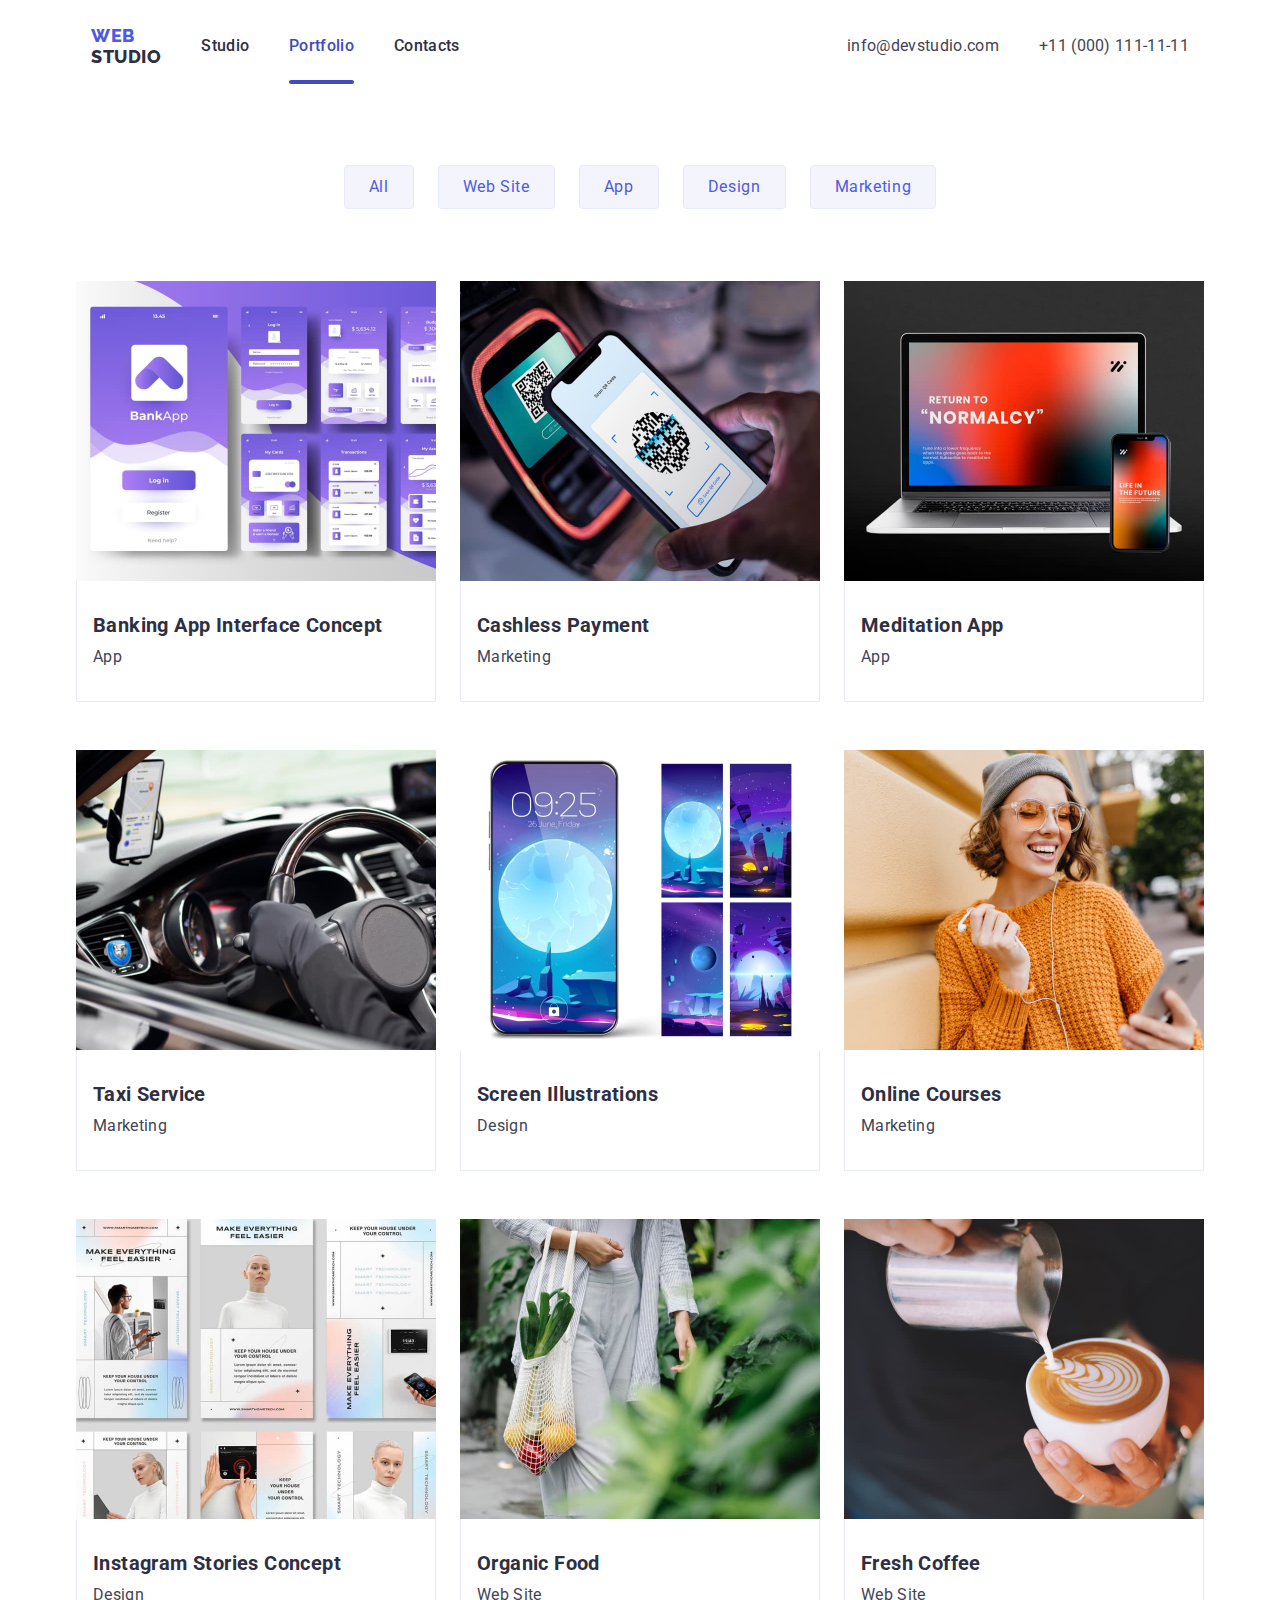
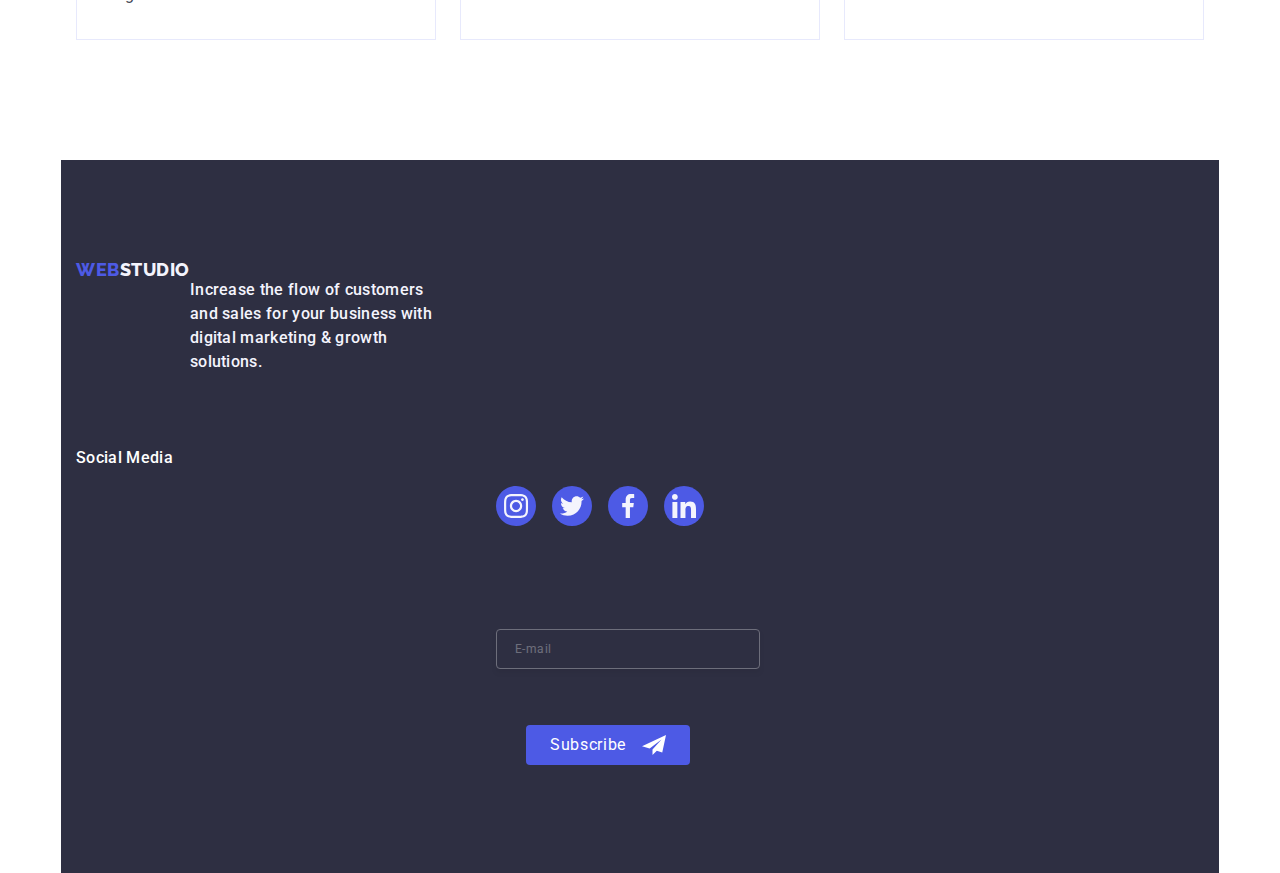
<file: portfolio.html>
<!DOCTYPE html>
<html lang="en">
  <head>
    <meta charset="UTF-8" />
    <meta name="Homework One" content="goit-markup-hw-01" />
    <title>Studio</title>
    <link rel="stylesheet" href="./css/modern-normalize.min.css" />
    <link rel="stylesheet" href="./css/styles.css" />
    <link rel="preconnect" href="https://fonts.googleapis.com" />
    <link rel="preconnect" href="https://fonts.gstatic.com" crossorigin />
    <link
      href="https://fonts.googleapis.com/css2?family=Raleway:wght@800&family=Roboto:wght@400;500;700;900&display=swap"
      rel="stylesheet"
    />
  </head>
  <body>
    <header class="container allignement">
      <div class="container header-box">
        <a href="./index.html" class="main-link"
          ><span class="main-link-bottom web-txt">WEB</span>STUDIO</a
        >
        <nav class="nav-margin">
          <ul class="navigation-row">
            <li>
              <a href="index.html" class="onsite-navi">Studio</a>
            </li>
            <li class="active">
              <a href="portfolio.html" class="onsite-navi current">Portfolio</a>
            </li>
            <li>
              <a href="contacts.html" class="onsite-navi">Contacts</a>
            </li>
          </ul>
        </nav>
        <address class="adress-margin">
          <ul class="adress-box">
            <li>
              <a href="mailto:info@devstudio.com" class="contactinfo">
                info@devstudio.com</a
              >
            </li>
            <li>
              <a href="tel:+110001111111" class="contactinfo"
                >+11 (000) 111-11-11</a
              >
            </li>
          </ul>
        </address>
      </div>
    </header>
    <main>
      <section>
        <div class="container">
          <h1 class="visually-hidden">Portfolio</h1>
          <ul class="filters">
            <li><button type="button" class="filter">All</button></li>
            <li><button type="button" class="filter">Web Site</button></li>
            <li><button type="button" class="filter">App</button></li>
            <li><button type="button" class="filter">Design</button></li>
            <li><button type="button" class="filter">Marketing</button></li>
          </ul>
          <ul class="portfolio-cards">
            <li class="portfolio-cards-style">
              <figure class="card-image-wrapper">
                <img
                  src="images/banking-app-interface.jpg"
                  alt="Banking App Interface Concept Image"
                  width="360"
                  height="300"
                />
                <figcaption class="portfolio-card-image">
                  14 Stylish and User-Friendly App Design Concepts · Task
                  Manager App · Calorie Tracker App · Exotic Fruit Ecommerce App
                  · Cloud Storage App
                </figcaption>
              </figure>
              <div class="card-content-portfolio project-card">
                <h3 class="card-content-portfolio-title">
                  Banking App Interface Concept
                </h3>
                <p class="card-content-portfolio-description">App</p>
              </div>
            </li>
            <li class="portfolio-cards-style">
              <figure class="card-image-wrapper">
                <img
                  src="images/cashless-payment.jpg"
                  alt="smartphone near terminal using Cashless Payment App"
                  width="360"
                  height="300"
                />
                <figcaption class="portfolio-card-image">
                  14 Stylish and User-Friendly App Design Concepts · Task
                  Manager App · Calorie Tracker App · Exotic Fruit Ecommerce App
                  · Cloud Storage App
                </figcaption>
              </figure>
              <div class="card-content-portfolio project-card">
                <h3 class="card-content-portfolio-title">Cashless Payment</h3>
                <p class="card-content-portfolio-description">Marketing</p>
              </div>
            </li>
            <li class="portfolio-cards-style">
              <figure class="card-image-wrapper">
                <img
                  src="images/meditation-app.jpg"
                  alt="Computer and phone showing the same App"
                  width="360"
                  height="300"
                />
                <figcaption class="portfolio-card-image">
                  14 Stylish and User-Friendly App Design Concepts · Task
                  Manager App · Calorie Tracker App · Exotic Fruit Ecommerce App
                  · Cloud Storage App
                </figcaption>
              </figure>
              <div class="card-content-portfolio project-card">
                <h3 class="card-content-portfolio-title">Meditation App</h3>
                <p class="card-content-portfolio-description">App</p>
              </div>
            </li>
            <li class="portfolio-cards-style">
              <figure class="card-image-wrapper">
                <img
                  src="images/taxi-service.jpg"
                  alt="car interior with taxi app on smartphone attached to front window"
                  width="360"
                  height="300"
                />
                <figcaption class="portfolio-card-image">
                  14 Stylish and User-Friendly App Design Concepts · Task
                  Manager App · Calorie Tracker App · Exotic Fruit Ecommerce App
                  · Cloud Storage App
                </figcaption>
              </figure>
              <div class="card-content-portfolio project-card">
                <h3 class="card-content-portfolio-title">Taxi Service</h3>
                <p class="card-content-portfolio-description">Marketing</p>
              </div>
            </li>
            <li class="portfolio-cards-style">
              <figure class="card-image-wrapper">
                <img
                  src="images/screen-app.jpg"
                  alt="smartphone with different moon walpapers on it"
                  width="360"
                  height="300"
                />
                <figcaption class="portfolio-card-image">
                  14 Stylish and User-Friendly App Design Concepts · Task
                  Manager App · Calorie Tracker App · Exotic Fruit Ecommerce App
                  · Cloud Storage App
                </figcaption>
              </figure>
              <div class="card-content-portfolio project-card">
                <h3 class="card-content-portfolio-title">
                  Screen Illustrations
                </h3>
                <p class="card-content-portfolio-description">Design</p>
              </div>
            </li>
            <li class="portfolio-cards-style">
              <figure class="card-image-wrapper">
                <img
                  src="images/online-courses.jpg"
                  alt="woman in glasses smiling and looking at smartphone"
                  width="360"
                  height="300"
                />
                <figcaption class="portfolio-card-image">
                  14 Stylish and User-Friendly App Design Concepts · Task
                  Manager App · Calorie Tracker App · Exotic Fruit Ecommerce App
                  · Cloud Storage App
                </figcaption>
              </figure>
              <div class="card-content-portfolio project-card">
                <h3 class="card-content-portfolio-title">Online Courses</h3>
                <p class="card-content-portfolio-description">Marketing</p>
              </div>
            </li>
            <li class="portfolio-cards-style">
              <figure class="card-image-wrapper">
                <img
                  src="images/insta-stories.jpg"
                  alt="Few concepts of instagram stories telling about smart home devices"
                  width="360"
                  height="300"
                />
                <figcaption class="portfolio-card-image">
                  14 Stylish and User-Friendly App Design Concepts · Task
                  Manager App · Calorie Tracker App · Exotic Fruit Ecommerce App
                  · Cloud Storage App
                </figcaption>
              </figure>
              <div class="card-content-portfolio project-card">
                <h3 class="card-content-portfolio-title">
                  Instagram Stories Concept
                </h3>
                <p class="card-content-portfolio-description">Design</p>
              </div>
            </li>
            <li class="portfolio-cards-style">
              <figure class="card-image-wrapper">
                <img
                  src="images/Organic-food.jpg"
                  alt="Woman in white outfit carries bag with fruits and vegetables "
                  width="360"
                  height="300"
                />
                <figcaption class="portfolio-card-image">
                  14 Stylish and User-Friendly App Design Concepts · Task
                  Manager App · Calorie Tracker App · Exotic Fruit Ecommerce App
                  · Cloud Storage App
                </figcaption>
              </figure>
              <div class="card-content-portfolio project-card">
                <h3 class="card-content-portfolio-title">Organic Food</h3>
                <p class="card-content-portfolio-description">Web Site</p>
              </div>
            </li>
            <li class="portfolio-cards-style">
              <figure class="card-image-wrapper">
                <img
                  src="images/coffee.jpg"
                  alt="man making a coffee with fancy milk pattern"
                  width="360"
                  height="300"
                />
                <figcaption class="portfolio-card-image">
                  14 Stylish and User-Friendly App Design Concepts · Task
                  Manager App · Calorie Tracker App · Exotic Fruit Ecommerce App
                  · Cloud Storage App
                </figcaption>
              </figure>
              <div class="card-content-portfolio project-card">
                <h3 class="card-content-portfolio-title">Fresh Coffee</h3>
                <p class="card-content-portfolio-description">Web Site</p>
              </div>
            </li>
          </ul>
        </div>
      </section>
    </main>
    <footer class="container background-dark-bottom">
      <div class="footer-box-text">
        <a href="./index.html" class="main-link-bottom">
          <span class="main-link-bottom web-txt">WEB</span>STUDIO</a
        >
        <p class="site-descrip">
          Increase the flow of customers and sales for your business with
          digital marketing & growth solutions.
        </p>
      </div>
      <div class="footer-box-social">
        <p class="footer-socials">Social Media</p>
        <ul class="svg-bottom-row">
          <li>
            <a href="#0">
              <svg class="bg-footer-svg" width="40" height="40">
                <use href="./images/icons.svg#icon-InstagramF"></use></svg
            ></a>
          </li>
          <li>
            <a href="#0">
              <svg class="bg-footer-svg" width="40" height="40">
                <use href="./images/icons.svg#icon-TwitterF"></use></svg
            ></a>
          </li>
          <li>
            <a href="#0">
              <svg class="bg-footer-svg" width="40" height="40">
                <use href="./images/icons.svg#icon-FacebookF"></use></svg
            ></a>
          </li>
          <li>
            <a href="#0">
              <svg class="bg-footer-svg" width="40" height="40">
                <use href="./images/icons.svg#icon-LinkedF"></use></svg
            ></a>
          </li>
        </ul>
      </div>
      <div class="newsletter-box">
        <form>
          <p class="newsletter-text">Subscribe</p>
          <label for="newsletter-email" class="newsletter-email-label">
            <input
              class="newsletter-email-input"
              type="email"
              name="email"
              id="newsletter-email"
              placeholder="E-mail"
            />
            <button type="submit" class="footer-button">
              Subscribe
              <svg
                class="footer-subscribe-button-arrow"
                width="24px"
                height="24px"
              >
                <use href="./images/icons.svg#icon-sendarrow"></use>
              </svg>
            </button>
          </label>
        </form>
      </div>
    </footer>
  </body>
</html>
</file>
<file: css/styles.css>
:root {
--navyblue: #2E2F42;
--navybluemodal: rgba(46, 47, 66, 0.40);
--cloud: #F4F4FD;
--iris: #4D5AE5;
--slate: #434455;
--light-slate: #8E8F99;
--ocean: #404BBF;
--cornflower: #E7E9FC;
--white: #fff;
--dairy: #FCFCFC;
--green: #31d0aa;
--main-font: Roboto, sans-serif;
--tr-function: cubic-bezier(0.4, 0, 0.2, 1);
--tr-duration: 250ms;
}
body {
    color: var(--navyblue);
    background-color: #fff;
    font-family: 'Roboto';
    font-style: normal;
    font-weight: 500;
    font-size: 16px;
    line-height: 1.5;
    letter-spacing: 0.32px;
    margin: 0;
    padding: 0;
}
@media (min-width:319px){
    body {
            overflow-x: hidden;
    }
}

h1,
h2,
h3,
h4,
h5,
h6,
p {
margin: 0;
}

img {
    display: block;
    max-width: 100%;
    height: auto;
}
button {
    cursor: pointer;
    max-width: 100%;
    height: auto;
}

ul,
ol {
    list-style: none;
    margin: 0;
    padding: 0;
}
a {
    text-decoration: none;
}



.visually-hidden {
    position: absolute;
    width: 1px;
    height: 1px;
    margin: -1px;
    border: 0;
    padding: 0;

    white-space: nowrap;
    clip-path: inset(100%);
    clip: rect(0 0 0 0);
    overflow: hidden;
}

.container {
    max-width: 428px;
    padding-left: 15px;
    padding-right: 15px;
    margin-left: auto;
    margin-right: auto;
    overflow: hidden;
}

@media (min-width: 768px) {
    .container {
        max-width: 768px;
    }
}

@media (min-width: 1200px) {
    .container {
        max-width: 1158px;
    }
}
.section {
    padding-top: 96px;
    padding-bottom: 96px;
}

@media (min-width: 1200px) {
    .section {
        padding-top: 120px;
        padding-bottom: 120px;
    }
}
/*----------------header----------------*/


.border-header {
    border-bottom: 1px solid var(--cornflower);
}


.header-box {
    display: flex;
    align-items: center;
    justify-content: space-between;
}
.main-link-top {
    color: var(--cloud);
    font-family: Raleway;
    font-size: 18px;
    font-weight: 800;
    line-height: 1.16;
    letter-spacing: 0.54px;
    text-transform: uppercase;
}
.web-txt-top {
    color: var(--iris);
    font-family: Raleway;
    font-size: 18px;
    font-weight: 800;
    line-height: 1.16;
    letter-spacing: 0.54px;
    text-transform: uppercase;
}
.nav-margin {
    display: flex;
    gap: 80px;
    margin-right: auto;
}
.navigation-row {
    display: flex;
    align-items: center;
    gap: 40px;
}
@media (max-width: 767px) {
    .navigation-row {
        display: none;
    }
}

.main-link {
    color: var(--navyblue, #2E2F42);
    font-family: Raleway;
    font-size: 18px;
    font-weight: 800;
    line-height: 1.17;
    letter-spacing: 0.54px;
    text-transform: uppercase;
    margin: 25.5px 40px 25.5px 0;
}

.onsite-navi {
    position: relative;
    color: var(--navyblue);
    
}
.onsite-navi:hover,
.onsite-navi:focus,
.onsite-navi:active {
    outline: none;
    color: var(--ocean);
    transition: var(--tr-duration) var(--tr-function);
}
.active .current{
    position: relative;
    color: var(--ocean);
}

.active .current::after {
    content: '';
    position: absolute;
    bottom: -29px;
    left: 0;
    width: 100%;
    height: 4px;
    background-color: var(--ocean);
    border-radius: 2px;
}
.adress-box {
    display: flex;
    gap: 40px;
}
@media (max-width: 767px) {
    .adress-box {
        display:none;
}}


.contactinfo {
    color: var(--slate, #434455);
    font-weight: 400;
    font-style: normal;
}
.contactinfo:hover,
.contactinfo:focus {
    outline: none;
    color: var(--ocean);
    font-weight: 400;
    transition: var(--tr-duration) var(--tr-function);    
}
@media (min-width: 768px) and (max-width: 1199px) {
.adress-box{
    flex-direction: column;
    gap: 12px;
    
}
.contactinfo {
    font-style: normal;
    color: var(--text);
    font-size: 12px;
    line-height: 1.16;
    letter-spacing: 0.48px;
}}
.menu-toggle {
    display: flex;
    margin-right: 8px;
    background: none;
    border: none;
}

@media (min-width: 768px) {
    .menu-toggle {
        display: none;
    }
}

.hamburger-icon {
    max-width: 32px;
    max-height: 32px;
    display: flex;
    align-items: center;
    justify-content: center;
    stroke: var(--navyblue);
    stroke-width: 2px;
}

.menu-toggle {
    min-height: 24px;
    min-width: 24px;
    display: flex;
    align-items: center;
    justify-content: center;

    margin: 0;
    padding: 0;
    background-color: transparent;
    cursor: pointer;
    border: none;
    border-radius: 50%;
    outline: none;
}

@media (min-width: 768px) {
    .menu-toggle {
        display: none;
    }
}

.menu-toggle:hover,
.menu-toggle:focus {
    background-color: rgba(0, 0, 0, 0.1);
}

.menu-container {
    position: fixed;
    top: 0;
    left: 0;
    width: 100vw;
    height: 100vh;
    padding-left: 40px;
    background-color: var(--white);
    z-index: 999;
    visibility: hidden;
    transform: translateX(100%);
    transition: transform 250ms var(--tr-duration) var(--tr-function);
}

.menu-container.is-open {
    transform: translateX(0);
    visibility: visible;
}

.menu-container .menu-toggle {
    position: absolute;
    top: 24px;
    right: 24px;
    color: #fff;
    background-color: var(--cornflower);
    fill: var(--navyblue);
    border: 1px solid rgba(0, 0, 0, 0.1);
}

.mobile-menu-wrapper {
    display: flex;
    height: 100%;
    flex-direction: column;
    justify-content: space-between;
}

.mobile-menu {
    padding: 0;
    margin-top: 80px;
    list-style: none;
}

.mobile-menu .link {
    display: block;
    text-decoration: none;
    font-size: 36px;
    font-weight: 700;
    line-height: 1.111;
    letter-spacing: 0.72px;
    color: var(--navyblue);
    margin-bottom: 40px;
}

.mobile-menu .mobile-active {
    color: var(--ocean);
}

.mobile-tel {
    display: block;
    font-size: 36px;
    font-weight: 700;
    line-height: 1.111;
    letter-spacing: 0.72px;
    color: var(--iris);
    margin-bottom: 40px;
}

.mobile-mail {
    font-size: 20px;
    font-weight: 500;
    line-height: 1.2;
    letter-spacing: 0.4px;
    color: var(--slate);
}

.mobile-social-icons {
    display: flex;
    max-width: 328px;
    margin-top: 48px;
    margin-bottom: 40px;
    justify-content: space-between;
}

.social-icon-mobile {
    display: flex;
    width: 40px;
    height: 40px;
    border-radius: 50%;
    align-items: center;
    justify-content: center;
    background-color: var(--iris);
    transition: background-color var(--tr-duration) var(--tr-function);
}
/*



/*------------------main INDEX------------------*/



.hero-image {
    background: linear-gradient(rgba(46, 47, 66, 0.7), rgba(46, 47, 66, 0.7)),
        url(../images/hero-background.jpg);
    background-repeat: no-repeat;
    background-position: center;
    background-size: cover;
    max-width: 428px;
    max-height: 432px;
    padding-top: 112px;
    padding-bottom: 112px;
    margin-left: auto;
    margin-right: auto;
    text-align: center;
}

@media (min-device-pixel-ratio: 2),
(-webkit-min-device-pixel-ratio: 2),
(min-resolution: 192dpi),
(min-resolution: 2dppx) {
    .hero-image {
        background: linear-gradient(rgba(46, 47, 66, 0.7), rgba(46, 47, 66, 0.7)),
            url(../images/hero-background2x.jpg);
        background-size: cover;
    }
}

@media (min-width: 768px) {
    .hero-image {
        padding-bottom: 112px;
        padding-top: 112px;
        max-width: 768px;
        max-height: 436px;
    }
}

@media (min-width: 1200px) {
    .hero-image {
        padding-bottom: 188px;
        padding-top: 188px;
        max-width: 1440px;
        max-height: 600px;
    }
}

.hero-text {
    color: var(--white);
    max-width: 320px;
    text-align: center;
    font-size: 36px;
    font-weight: 700;
    line-height: 1.11;
    letter-spacing: 0.72px;
    margin: auto;
    margin-bottom: 72px;
}
@media (min-width: 768px) {
.hero-text {
    font-size: 56px;
    letter-spacing: 1.12px;
    max-width: 496px;
    line-height: 1.07;
    margin-bottom: 36px;
    }
}
@media (min-width: 1200px) {
    .hero-text {
        margin-bottom: 48px;
}
}

.hero-button {
    color: var(--white);
    letter-spacing: 0.64px;
    padding: 16px 32px;
    border: none;
    border-radius: 4px;
    background: var(--iris);
    box-shadow: 0px 4px 4px 0px rgba(0, 0, 0, 0.15);
    align-self: center;
    font-style: normal;
    font-weight: 500;
    font-size: 16px;
    line-height: 1.5;
}
.hero-button:hover,
.hero-button:focus {
    outline: none;
    align-items: flex-start;
    background: var(--ocean);
    transition: var(--tr-duration) var(--tr-function);
}

/*                HERO                    */    
















.main-site-feature {
    display: flex;
    flex-wrap: wrap;
    gap: 72px;

 }
.main-site-feature-topic {
    text-align: center;
    font-size: 36px;
    font-weight: 700;
    line-height: 1.11;
    letter-spacing: 0.72px;
    margin: 8px 0;
}
@media (min-width: 768px) and (max-width: 1200px) {
    .main-site-feature li{
        max-width: 356px;
    }
    .main-site-feature {
        row-gap: 72px;
        column-gap: 24px;
    }

    .main-site-feature-descr {
        text-align: left;
    }
}
@media (min-width: 1200px) {
    .main-site-feature-topic {
        font-size: 20px;
        font-weight: 500;
        line-height: 1.2;
        letter-spacing: 0.4px;
        }
    .main-site-feature {
            gap: 24px;
        }
    .main-site-feature li {
            max-width: 264px;
        }
    .main-site-feature-topic {
            text-align: left;
        }
    }
.main-site-feature-descr {
        line-height: 1.5;
        letter-spacing: 0.32px;
        font-weight: 500;
}

@media (min-width: 1200px) {
.main-site-feature-descr {
    font-weight: 400;
}
}

.services {
    display: none;
}
@media (min-width: 1200px) {
.services {
    display: block;
}

.imgs-box {
    display: flex;
    flex-wrap: wrap;
    gap: 24px;
    padding-bottom: 120px;
    justify-content: space-between;
}}






.background-cloud {
    background: var(--cloud);
    max-width: 1440px;
}
.h2-main-page {
    padding: 0 0 72px 0;
    text-align: center;
    font-size: 36px;
    line-height: 1.11;
    letter-spacing: 0.72px;
    text-transform: capitalize;
}
.team {
    display: flex;
    flex-wrap: wrap;
    row-gap: 72px;
    column-gap: 24px;
    justify-content: center;
}
@media (min-width:768px) {
    .team {
row-gap: 64px;
}}
.team-card{
    display: flex;
    flex-direction: column;
    align-items: center;
    border-radius: 0px 0px 4px 4px;
    box-shadow: 0px 2px 1px 0px rgba(46, 47, 66, 0.08), 0px 1px 1px 0px rgba(46, 47, 66, 0.16), 0px 1px 6px 0px rgba(46, 47, 66, 0.08);
}
.card-content {
    padding: 32px 0 32px 0;
    display: flex;
    flex-direction: column;
    gap: 8px;
}
.card-content .team-img-titles {
    text-align: center;
    font-size: 20px;
    line-height: 1.2; 
    letter-spacing: 0.4px;
}
.card-content .team-img-description {
    text-align: center;
    color: var(--slate);
}
.svg-cards-row {
    display: flex;
    justify-content: space-between;
    max-width: 232px;
    gap: 24px;
}

.bg-cards-svg {
    fill: var(--iris);
}

.bg-cards-svg:hover,
.bg-cards-svg:focus {
    outline: none;
    fill: var(--ocean);
    transition: var(--tr-duration) var(--tr-function);
}

.svg-border {
        fill:var(--light-slate);
        border: 1px solid var(--light-slate);
        border-radius: 4px;
}
.svg-border:hover,
.svg-border:focus {
    outline: none;
    border: 1px solid #404BBF;
    border-radius: 4px;
    fill: #404BBF;
    transition: var(--tr-duration) var(--tr-function);
}
.customers-class {
    display: flex;
    flex-direction: column;
}
.customers-logo {
    display: flex;
    flex-wrap: wrap;
    justify-content: center;
    row-gap: 72px;
    column-gap: 16px;
}
@media (min-width: 768px) {
.customers-logo {
    column-gap: 24px;
    }
}

@media (max-width: 1199px) {
    .feature-icon {
        display: none;
    }
}






/*--------------PORTFOLIO------------*/

.filters {
display: flex;
    justify-content: center;
    gap: 24px;
    padding-top: 72px;
    padding-bottom: 72px;

}
.filters .filter {
    color: var(--iris);
    text-align: center;
    letter-spacing: 0.64px;
    cursor: pointer;
    display: flex;
    padding: 12px 24px;
    justify-content: center;
    align-items: center;
    border-radius: 4px;
    border: 1px solid var(--cornflower);
    background: var(--cloud);
}
.filters .filter:hover,
.filters .filter:focus {
    outline: none;
    cursor: pointer;
    color: var(--white);
    display: flex;
    background: var(--ocean);
    box-shadow: 0px 2px 1px 0px rgba(46, 47, 66, 0.08), 0px 1px 1px 0px rgba(46, 47, 66, 0.16), 0px 1px 6px 0px rgba(46, 47, 66, 0.08);
    border-radius: 4px;
    border: 1px solid var(--ocean);
    transition: var(--tr-duration) var(--tr-function);    
}
.portfolio-cards {
    display: flex;
    flex-wrap: wrap;
    row-gap: 48px;
    column-gap: 24px;
    padding-bottom: 120px;
}
.portfolio-cards:hover portoflio-card-image {
    outline: none;
    translate: 0;
    transition: var(--tr-duration) var(--tr-function);        
}
.portfolio-cards-style {
    cursor: pointer;
}

.portfolio-cards-style:hover,
.portfolio-cards-style:focus{
    outline: none;
    background: var(--white);
    box-shadow: 0px 2px 1px 0px rgba(46, 47, 66, 0.08), 0px 1px 1px 0px rgba(46, 47, 66, 0.16), 0px 1px 6px 0px rgba(46, 47, 66, 0.08);
    transition: var(--tr-duration) var(--tr-function);
    }
.card-image-wrapper{
    margin: 0;
    position: relative;
    overflow: hidden;
}
.card-image-wrapper > img {
    display: block;
    object-fit: cover;
}

.portfolio-card-image {
    position: absolute;
    inset: 0;
    background-color: rgb(100, 100, 255);
    color: var(--white);
    translate: 0 100% 0;
    transition: translate 250ms;
    padding: 40px 32px 162px;
    font-weight: 400;
}
.portfolio-cards-style:hover .portfolio-card-image {
    outline: none;
    translate: 0;
    transition: var(--tr-duration) var(--tr-function);
}

.project-card {
    max-width: 360px;
    border-right: 1px solid var(--cornflower);
    border-bottom: 1px solid var(--cornflower);
    border-left: 1px solid var(--cornflower);
}
.card-content-portfolio {
    display: flex;
    padding: 32px 16px;
    flex-direction: column;
    justify-content: center;
    align-items: flex-start;
    gap: 8px;
    align-self: stretch;
}
.card-content-portfolio-title {
    font-size: 20px;
    line-height: 1.2;
    letter-spacing: 0.4px;
}
.card-content-portfolio-description {
color: var(--slate);
    font-family: Roboto;
    font-weight: 400;
}


/*-------------FOOTER---------*/

.background-dark-bottom {
    background: var(--navyblue);
    padding-top: 100px;
}
.footer-box-text {
        display: flex;
        flex-wrap: wrap;
        justify-content: center;
        column-gap: 24px;
}
/*
@media (min-width: 1200px) {
    .footer-box-text {
        column-gap: 80px;
    }
}*/
.main-link-bottom {
    display: flex;
    color: var(--cloud);
    font-family: Raleway;
    font-size: 18px;
    font-weight: 800;
    line-height: 1.16;
    letter-spacing: 0.54px;
    text-transform: uppercase;
    justify-content: center;
}
.web-txt {
    color: var(--iris);
    font-family: Raleway;
    font-size: 18px;
    font-weight: 800;
    line-height: 1.16;
    letter-spacing: 0.54px;
    text-transform: uppercase;
}

.site-descrip  {
        color: var(--cloud);
        font-style: normal;
        line-height: 1.5;
        letter-spacing: 0.32px;
        width: 264px;
        margin-top: 17.5px;
        margin-bottom: 72px;
    }



.footer-socials {
color: var(--white);

    text-align: center;
    display: block;
    margin-bottom: 16px;
}
.svg-bottom-row {
    display: flex;
        gap: 16px;
        margin-top: 16px;
        justify-content: center;
        margin-bottom: 72px;
}

.bg-footer-svg {
    fill: var(--iris);
}
.bg-footer-svg:hover,
.bg-footer-svg:focus {
    outline: none;
    fill: var(--green);
    transition: var(--tr-duration) var(--tr-function);    
}

.newsletter-box {
    width: 100%;  
}
.subscribe-label-wrapper {
    color: var(--white);
    display: flex;
    justify-content: center;
    padding-bottom: 16px;
}
.newsletter-email-label {
    display: flex;
    align-items: center;
    justify-content: space-between;
    gap: 16px;
    flex-direction: column;
        color: var(--white);
            text-align: center;
            margin-bottom: 16px
}
.newsletter-email-input {
    width: 100%;
    height: 40px;
    color: var(--white);
    background-color: transparent;
    border-radius: 4px;
    border: 1px solid var(--white,);
    box-shadow: 0px 4px 4px 0px rgba(0, 0, 0, 0.15);
            font-size: 12px;
            font-weight: 400;
            line-height: 2;
            letter-spacing: 0.48px;
            opacity: 0.3;
}
.newsletter-email-input::placeholder {
    color: var(--white);
    padding-left: 16px;
}
.footer-button {
        letter-spacing: 0.64px;
        color: var(--white);
    display: inline-flex;
    align-items: center;
    padding: 8px 24px;
    gap: 16px;
    border: none;
    border-radius: 4px;
    background-color: var(--iris);
    margin-bottom: 92px;
}
.footer-subscribe-button-arrow {
    fill: var(--white);
}

@media(min-width: 768px) {

.main-link-bottom {
    justify-content: left;
}
.footer-socials {
    display: flex;
    justify-content: left;
}
.newsletter-box {
    display: block;
    gap: 24px;
    width: auto;
}
.newsletter-email-input {
    width: 264px;
}
.subscribe-label-wrapper {
    padding: 0;
    justify-content: left;
    padding-bottom: 16px;

}
.footer-button
{
    margin-top: 40px;
    margin-right: 40px;
}
}

@media (min-width: 1200px) {
    .footer-box-text {
        flex-wrap: nowrap;
        justify-content: flex-start;
        column-gap: 0;
    }
        .site-descrip {
            margin-right: 120px;
        }
        .footer-box-social {
            margin-right: 80px;
        }
        .newsletter-box {
            margin-right: 24px;
        }
    }










.backdrop {
    left: 0;
    top: 0;
    position: fixed;
    width: 100%;
    height: 100%;
    background-color: rgba(0, 0, 0, 0.5);
}
.modal-body {
    position: absolute;
    top: 50%;
    left: 50%;
    transform: translate(-50%,-50%);
    width: 392px;
    height: 584px;
    border-radius: 4px;
    background-color: var(--dairy);
}
@media(min-width: 768px) {
    .modal-body {
        width: 408px;
    }}

.close-button {
    position: absolute;
    top: 24px;
    right: 24px;
    display: flex;
    justify-content: center;
    align-items: center;
    width: 24px;
    height: 24px;
    border-radius: 50%;
    border: none;
    background-color: var(--cornflower);
}
.close-button:active {
    background-color: var(--ocean);
    fill: var(--white);
}
.is-hidden {
    opacity: 0;
    visibility: hidden;
    pointer-events: none;
}
.modal-header-text {
    text-align: center;
    padding-top: 72px;
}
.modal-inputs-wrapper {
    display: flex;
    flex-direction: column;
    justify-content: space-between;
    gap: 8px;
    padding: 16px 24px;
        color: var(--light-slate);
        font-size: 12px;
        font-weight: 400;
        line-height: 1.17;
        letter-spacing: 0.48px;
    
}

.labels-wrappers {
    display: flex;
    flex-direction: column;
    justify-content: space-between;
    gap: 4px;
    position: relative;
}
.modal-icon {
    position: absolute;
    left: 12px;
    top: 50%;
    fill: var(--light-slate);
}
.modal-input-wrapper {
    padding-left: 38px;
    height: 40px;
    border-radius: 4px;
    border: 1px solid var(--navybluemodal);
transition: var(--tr-duration) var(--tr-function);    }
.modal-input-wrapper:focus{
    outline: transparent;
    border-color: var(--iris);
}
.modal-input-wrapper:focus+.modal-icon,
.modal-input-wrapper:not(:focus)+.modal-icon:focus-within {
    fill: var(--iris)
}
input[type="number"]::-webkit-inner-spin-button,
input[type="number"]::-webkit-outer-spin-button {
    -webkit-appearance: none;
}
.textarea-wrapper {
    border-radius: 4px;
    border: 1px solid var(--navybluemodal)
}
textarea {
    resize: none;
    padding: 8px 16px;
}
.textarea-wrapper::placeholder {
    color: var(--navybluemodal);
    font-size: 12px;
    font-weight: 400;
    line-height: 1.17;
    letter-spacing: 0.48px;
}
.textarea-wrapper:focus {
    outline: none;
    border-color: var(--iris);
    transition: var(--tr-duration) var(--tr-function);    
}

.terms-section {
    margin-bottom: 8px;
}
.modal-check {
    left: 31px;
    top: 475px;
}
.checkbox {
    width: 360px;
    line-height: 1;
}
.checkbox-icon {
    fill: var(--ocean);
}
.modal-check-text {
    margin-left: 24px;
    color: var(--light-slate);
    font-size: 12px;
    line-height: 1;
    letter-spacing: 0.48px;
    display: inline-flex;
    font-weight: 400;
    align-items: center;
    gap: 8px;
    margin: auto;
}
.modal-check-text span {
    width: 16px;
    height: 16px;
    border: 1px solid rgba(46, 47, 66, 0.4);
    border-radius: 2px;
    display: inline-flex;
    align-items: center;
    justify-content: center;
    fill: transparent;
transition: var(--tr-duration) var(--tr-function);    }
.checkbox-icon {
    fill: var(--white);
}
.modal-check:checked + .modal-check-text span {
    background-color: var(--iris);
    fill: var(--cloud);
    border: none;
}
.modal-check-text {
    color: var(--light-slate);
    font-size: 12px;
    line-height: 1;
    letter-spacing: 0.48px;
    display: inline-flex;
    font-style: normal;
    font-weight: 400;
    align-items: center;
    gap: 8px;
}
.link {
    text-decoration-line: underline;
    color: var(--iris);
    line-height: 1;
    transition: var(--tr-duration) var(--tr-function);    
}

.link:active,
.link:focus,
.link:hover {
    color: var(--ocean);
    transition: var(--tr-function) var(--tr-duration);
}

.modal-header-button {
    
    border-radius: 4px;
    background: var(--iris);
    box-shadow: 0px 4px 4px 0px rgba(0, 0, 0, 0.15);
    width: 169px;
    padding: 16px 32px;
    border: none;
            letter-spacing: 0.64px;
            text-align: center;
            color: var(--white);
}

.modal-submit{
    display: flex;
    justify-content: center;
}

.modal-header-button:hover,
.modal-header-button:focus {
    outline: none;
    background: var(--ocean);
    transition: var(--tr-duration) var(--tr-function);
}
*/





































.contacts-h1 {
    margin-top: 10%;
    margin-bottom: 50%;
    font-family: 'COMIC SANS MS';
    font-weight: 900;
    display: flex;
    justify-content: center;
    text-align: center;
}
</file>
